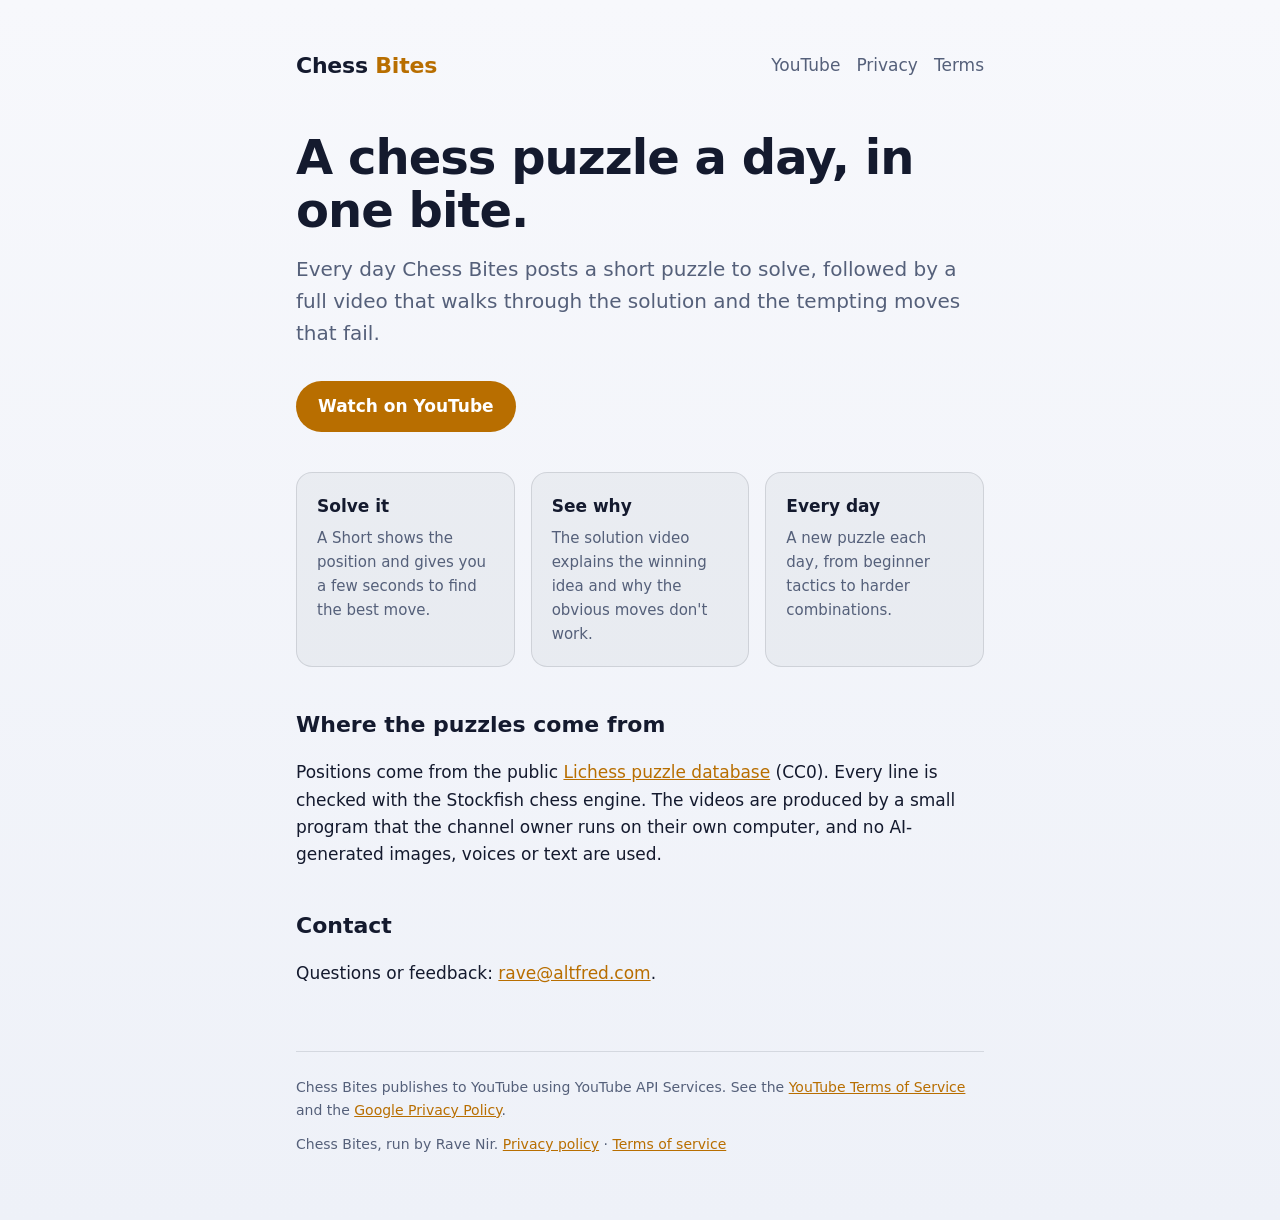
<file: index.html>
<!doctype html>
<html lang="en">
  <head>
    <meta charset="utf-8" />
    <meta name="viewport" content="width=device-width, initial-scale=1" />
    <title>Chess Bites</title>
    <meta name="description" content="A new chess puzzle every day on YouTube: a short to solve, then a full video with the solution." />
    <link rel="icon" href="data:image/svg+xml,%3Csvg xmlns='http://www.w3.org/2000/svg' viewBox='0 0 100 100'%3E%3Ctext y='.9em' font-size='90'%3E%E2%99%9F%3C/text%3E%3C/svg%3E" />
    <link rel="stylesheet" href="style.css" />
  </head>
  <body>
    <main>
      <header>
        <a class="wordmark" href="/">Chess <span>Bites</span></a>
        <nav><a href="https://www.youtube.com/@chessbites-ii3jr">YouTube</a><a href="/privacy">Privacy</a><a href="/terms">Terms</a></nav>
      </header>

      <h1>A chess puzzle a day, in one bite.</h1>
      <p class="lead">Every day Chess Bites posts a short puzzle to solve, followed by a full video that walks through the solution and the tempting moves that fail.</p>
      <a class="button" href="https://www.youtube.com/@chessbites-ii3jr">Watch on YouTube</a>

      <div class="cards">
        <div class="card">
          <h3>Solve it</h3>
          <p>A Short shows the position and gives you a few seconds to find the best move.</p>
        </div>
        <div class="card">
          <h3>See why</h3>
          <p>The solution video explains the winning idea and why the obvious moves don't work.</p>
        </div>
        <div class="card">
          <h3>Every day</h3>
          <p>A new puzzle each day, from beginner tactics to harder combinations.</p>
        </div>
      </div>

      <h2>Where the puzzles come from</h2>
      <p>Positions come from the public <a href="https://database.lichess.org/#puzzles">Lichess puzzle database</a> (CC0). Every line is checked with the Stockfish chess engine. The videos are produced by a small program that the channel owner runs on their own computer, and no AI-generated images, voices or text are used.</p>

      <h2>Contact</h2>
      <p>Questions or feedback: <a href="mailto:rave@altfred.com">rave@altfred.com</a>.</p>

      <footer>
        <p class="yt-note">Chess Bites publishes to YouTube using YouTube API Services. See the <a href="https://www.youtube.com/t/terms">YouTube Terms of Service</a> and the <a href="https://policies.google.com/privacy">Google Privacy Policy</a>.</p>
        Chess Bites, run by Rave Nir. <a href="/privacy">Privacy policy</a> · <a href="/terms">Terms of service</a>
      </footer>
    </main>
  </body>
</html>
</file>
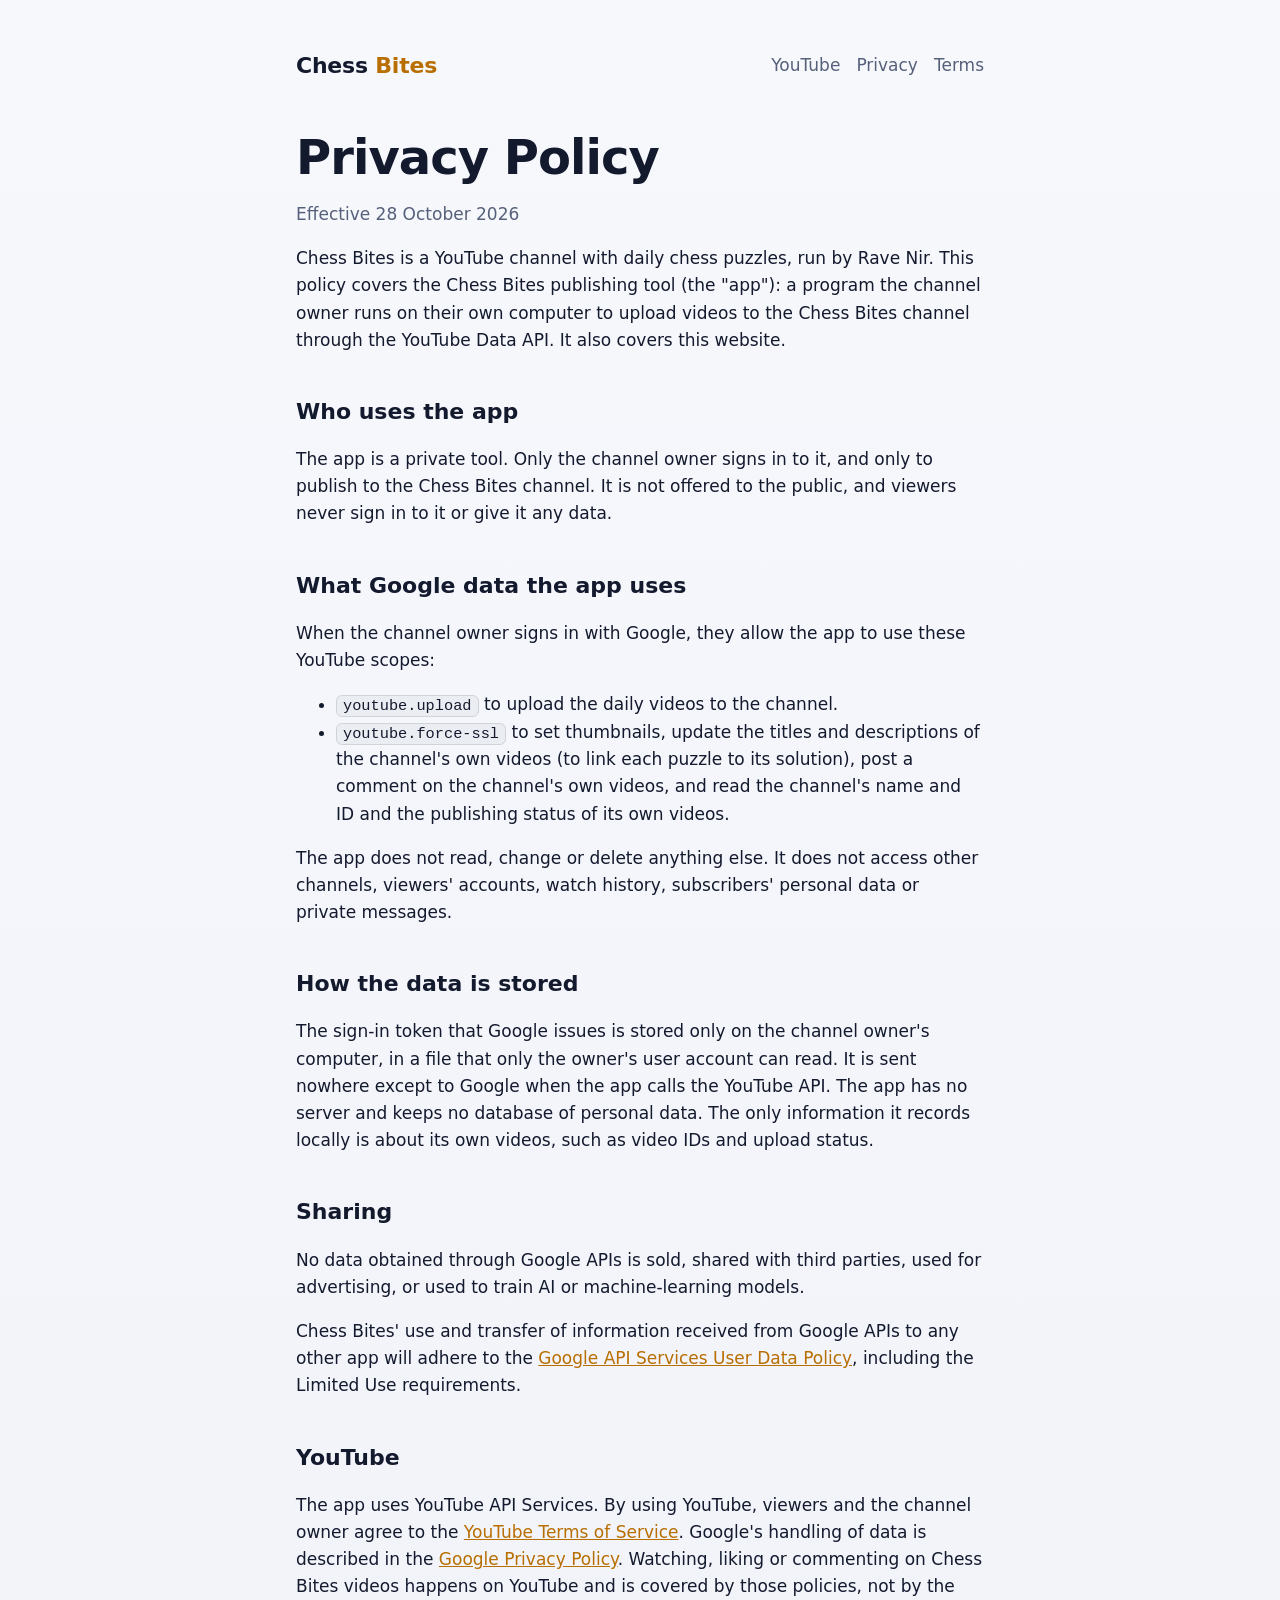
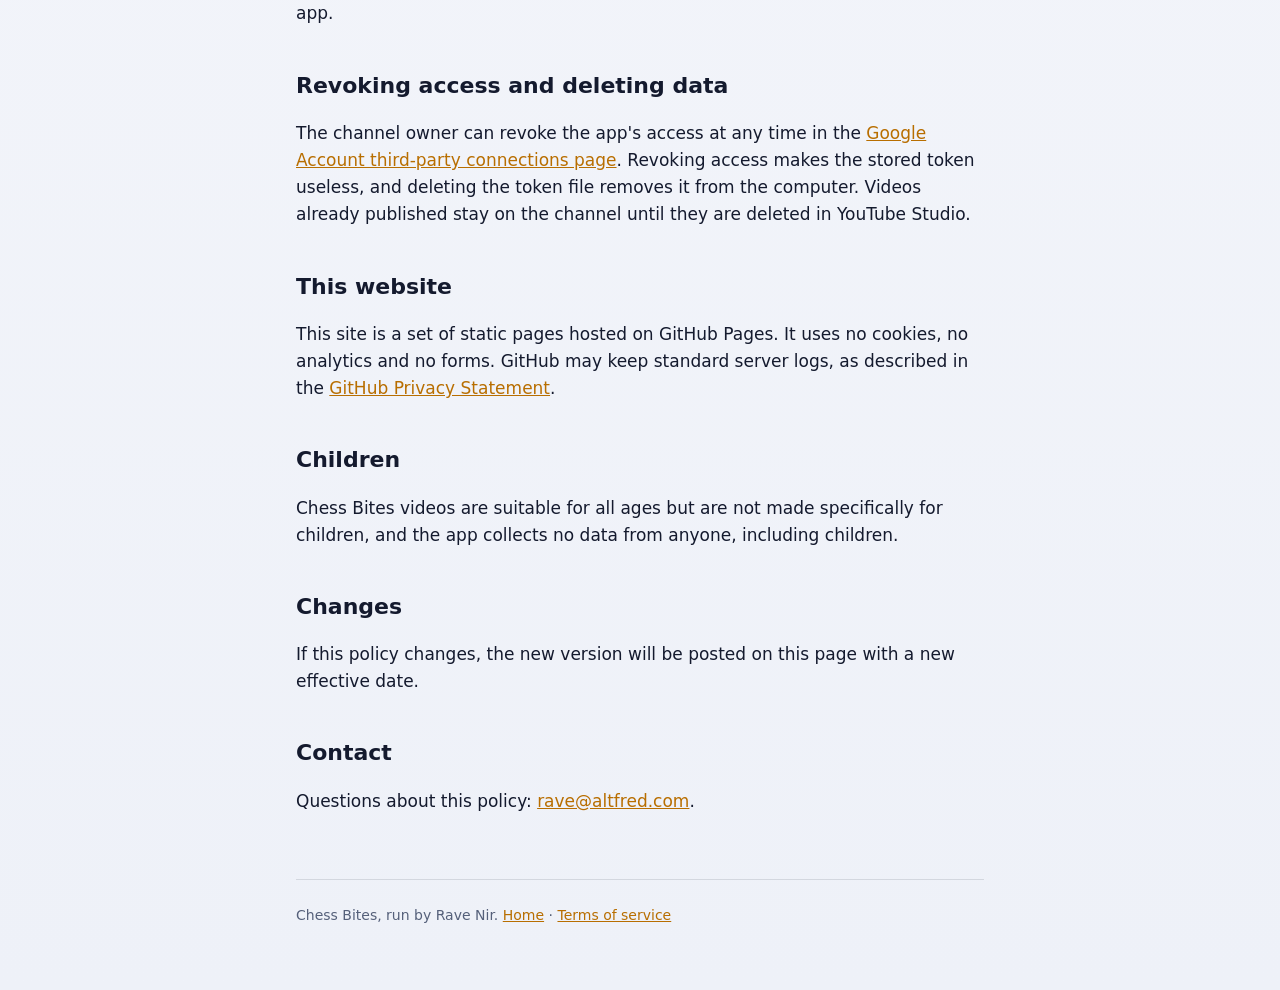
<file: privacy.html>
<!doctype html>
<html lang="en">
  <head>
    <meta charset="utf-8" />
    <meta name="viewport" content="width=device-width, initial-scale=1" />
    <title>Privacy Policy - Chess Bites</title>
    <meta name="description" content="How the Chess Bites publishing tool uses Google and YouTube data." />
    <link rel="icon" href="data:image/svg+xml,%3Csvg xmlns='http://www.w3.org/2000/svg' viewBox='0 0 100 100'%3E%3Ctext y='.9em' font-size='90'%3E%E2%99%9F%3C/text%3E%3C/svg%3E" />
    <link rel="stylesheet" href="style.css" />
  </head>
  <body>
    <main>
      <header>
        <a class="wordmark" href="/">Chess <span>Bites</span></a>
        <nav><a href="https://www.youtube.com/@chessbites-ii3jr">YouTube</a><a href="/privacy">Privacy</a><a href="/terms">Terms</a></nav>
      </header>

      <h1>Privacy Policy</h1>
      <p class="muted">Effective 28 October 2026</p>

      <p>Chess Bites is a YouTube channel with daily chess puzzles, run by Rave Nir. This policy covers the Chess Bites publishing tool (the "app"): a program the channel owner runs on their own computer to upload videos to the Chess Bites channel through the YouTube Data API. It also covers this website.</p>

      <h2>Who uses the app</h2>
      <p>The app is a private tool. Only the channel owner signs in to it, and only to publish to the Chess Bites channel. It is not offered to the public, and viewers never sign in to it or give it any data.</p>

      <h2>What Google data the app uses</h2>
      <p>When the channel owner signs in with Google, they allow the app to use these YouTube scopes:</p>
      <ul>
        <li><code>youtube.upload</code> to upload the daily videos to the channel.</li>
        <li><code>youtube.force-ssl</code> to set thumbnails, update the titles and descriptions of the channel's own videos (to link each puzzle to its solution), post a comment on the channel's own videos, and read the channel's name and ID and the publishing status of its own videos.</li>
      </ul>
      <p>The app does not read, change or delete anything else. It does not access other channels, viewers' accounts, watch history, subscribers' personal data or private messages.</p>

      <h2>How the data is stored</h2>
      <p>The sign-in token that Google issues is stored only on the channel owner's computer, in a file that only the owner's user account can read. It is sent nowhere except to Google when the app calls the YouTube API. The app has no server and keeps no database of personal data. The only information it records locally is about its own videos, such as video IDs and upload status.</p>

      <h2>Sharing</h2>
      <p>No data obtained through Google APIs is sold, shared with third parties, used for advertising, or used to train AI or machine-learning models.</p>
      <p>Chess Bites' use and transfer of information received from Google APIs to any other app will adhere to the <a href="https://developers.google.com/terms/api-services-user-data-policy">Google API Services User Data Policy</a>, including the Limited Use requirements.</p>

      <h2>YouTube</h2>
      <p>The app uses YouTube API Services. By using YouTube, viewers and the channel owner agree to the <a href="https://www.youtube.com/t/terms">YouTube Terms of Service</a>. Google's handling of data is described in the <a href="https://policies.google.com/privacy">Google Privacy Policy</a>. Watching, liking or commenting on Chess Bites videos happens on YouTube and is covered by those policies, not by the app.</p>

      <h2>Revoking access and deleting data</h2>
      <p>The channel owner can revoke the app's access at any time in the <a href="https://myaccount.google.com/connections">Google Account third-party connections page</a>. Revoking access makes the stored token useless, and deleting the token file removes it from the computer. Videos already published stay on the channel until they are deleted in YouTube Studio.</p>

      <h2>This website</h2>
      <p>This site is a set of static pages hosted on GitHub Pages. It uses no cookies, no analytics and no forms. GitHub may keep standard server logs, as described in the <a href="https://docs.github.com/en/site-policy/privacy-policies/github-general-privacy-statement">GitHub Privacy Statement</a>.</p>

      <h2>Children</h2>
      <p>Chess Bites videos are suitable for all ages but are not made specifically for children, and the app collects no data from anyone, including children.</p>

      <h2>Changes</h2>
      <p>If this policy changes, the new version will be posted on this page with a new effective date.</p>

      <h2>Contact</h2>
      <p>Questions about this policy: <a href="mailto:rave@altfred.com">rave@altfred.com</a>.</p>

      <footer>
        Chess Bites, run by Rave Nir. <a href="/">Home</a> · <a href="/terms">Terms of service</a>
      </footer>
    </main>
  </body>
</html>
</file>
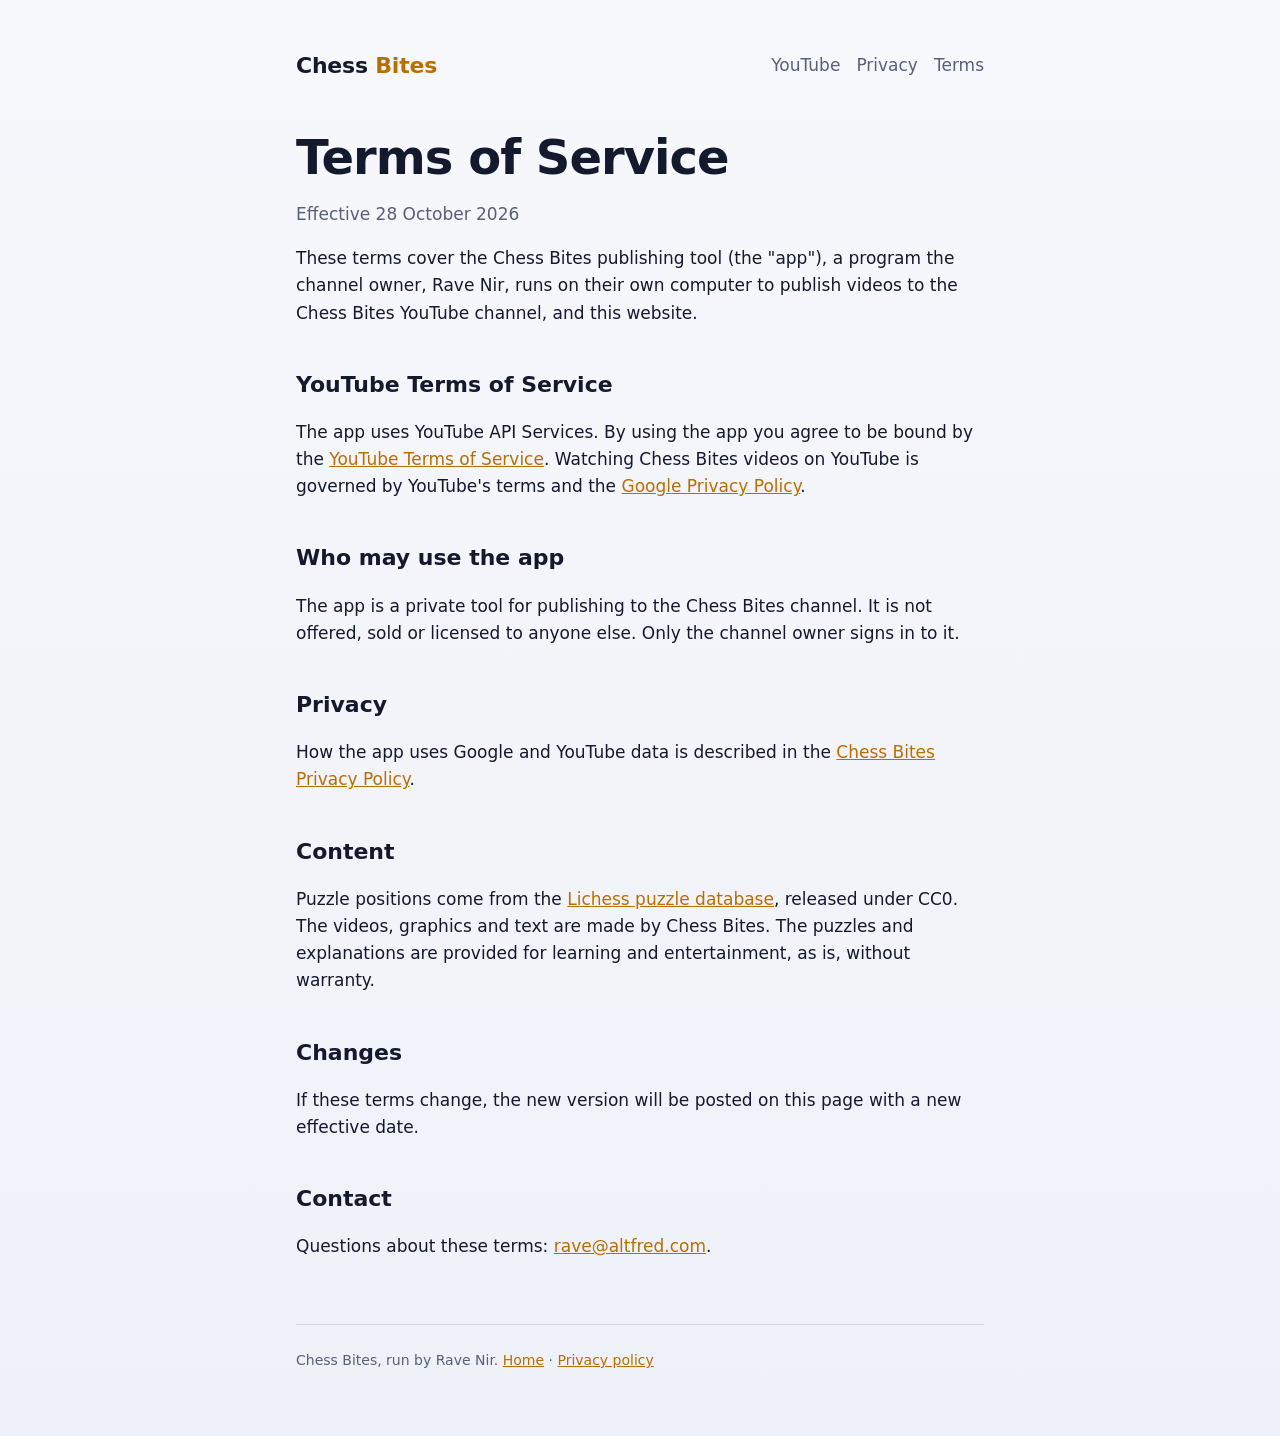
<file: terms.html>
<!doctype html>
<html lang="en">
  <head>
    <meta charset="utf-8" />
    <meta name="viewport" content="width=device-width, initial-scale=1" />
    <title>Terms of Service - Chess Bites</title>
    <meta name="description" content="Terms for the Chess Bites publishing tool and website." />
    <link rel="icon" href="data:image/svg+xml,%3Csvg xmlns='http://www.w3.org/2000/svg' viewBox='0 0 100 100'%3E%3Ctext y='.9em' font-size='90'%3E%E2%99%9F%3C/text%3E%3C/svg%3E" />
    <link rel="stylesheet" href="style.css" />
  </head>
  <body>
    <main>
      <header>
        <a class="wordmark" href="/">Chess <span>Bites</span></a>
        <nav><a href="https://www.youtube.com/@chessbites-ii3jr">YouTube</a><a href="/privacy">Privacy</a><a href="/terms">Terms</a></nav>
      </header>

      <h1>Terms of Service</h1>
      <p class="muted">Effective 28 October 2026</p>

      <p>These terms cover the Chess Bites publishing tool (the "app"), a program the channel owner, Rave Nir, runs on their own computer to publish videos to the Chess Bites YouTube channel, and this website.</p>

      <h2>YouTube Terms of Service</h2>
      <p>The app uses YouTube API Services. By using the app you agree to be bound by the <a href="https://www.youtube.com/t/terms">YouTube Terms of Service</a>. Watching Chess Bites videos on YouTube is governed by YouTube's terms and the <a href="https://policies.google.com/privacy">Google Privacy Policy</a>.</p>

      <h2>Who may use the app</h2>
      <p>The app is a private tool for publishing to the Chess Bites channel. It is not offered, sold or licensed to anyone else. Only the channel owner signs in to it.</p>

      <h2>Privacy</h2>
      <p>How the app uses Google and YouTube data is described in the <a href="/privacy">Chess Bites Privacy Policy</a>.</p>

      <h2>Content</h2>
      <p>Puzzle positions come from the <a href="https://database.lichess.org/#puzzles">Lichess puzzle database</a>, released under CC0. The videos, graphics and text are made by Chess Bites. The puzzles and explanations are provided for learning and entertainment, as is, without warranty.</p>

      <h2>Changes</h2>
      <p>If these terms change, the new version will be posted on this page with a new effective date.</p>

      <h2>Contact</h2>
      <p>Questions about these terms: <a href="mailto:rave@altfred.com">rave@altfred.com</a>.</p>

      <footer>
        Chess Bites, run by Rave Nir. <a href="/">Home</a> · <a href="/privacy">Privacy policy</a>
      </footer>
    </main>
  </body>
</html>
</file>
<file: style.css>
:root {
  --bg: #0b1020;
  --bg2: #1b2340;
  --text: #f4f6fb;
  --muted: #9aa4bf;
  --accent: #ffb84c;
  --on-accent: #1b1306;
  --panel: rgba(255, 255, 255, 0.05);
  --border: rgba(255, 255, 255, 0.1);
}

@media (prefers-color-scheme: light) {
  :root {
    --bg: #f7f8fc;
    --bg2: #eef1f8;
    --text: #141a2e;
    --muted: #55607a;
    --accent: #b86e00;
    --on-accent: #ffffff;
    --panel: rgba(20, 26, 46, 0.04);
    --border: rgba(20, 26, 46, 0.12);
  }
}

* {
  box-sizing: border-box;
}

html {
  background: var(--bg);
}

body {
  margin: 0;
  min-height: 100vh;
  background: linear-gradient(180deg, var(--bg) 0%, var(--bg2) 100%);
  color: var(--text);
  font: 17px/1.6 Inter, system-ui, -apple-system, 'Segoe UI', Roboto, sans-serif;
}

main {
  max-width: 720px;
  margin: 0 auto;
  padding: 48px 16px 64px;
}

header {
  display: flex;
  align-items: center;
  justify-content: space-between;
  gap: 16px;
  margin-bottom: 48px;
}

.wordmark {
  font-weight: 800;
  font-size: 22px;
  letter-spacing: -0.01em;
  color: var(--text);
  text-decoration: none;
}

.wordmark span {
  color: var(--accent);
}

nav a {
  color: var(--muted);
  text-decoration: none;
  margin-left: 16px;
}

nav a:hover {
  color: var(--text);
}

h1 {
  font-size: clamp(32px, 7vw, 48px);
  line-height: 1.1;
  letter-spacing: -0.02em;
  margin: 0 0 16px;
}

h2 {
  font-size: 22px;
  margin: 40px 0 8px;
}

p,
li {
  color: var(--text);
}

.lead {
  font-size: 20px;
  color: var(--muted);
  margin: 0 0 32px;
}

.muted {
  color: var(--muted);
}

a {
  color: var(--accent);
}

.button {
  display: inline-block;
  background: var(--accent);
  color: var(--on-accent);
  font-weight: 700;
  padding: 12px 22px;
  border-radius: 999px;
  text-decoration: none;
}

.cards {
  display: grid;
  grid-template-columns: repeat(auto-fit, minmax(200px, 1fr));
  gap: 16px;
  margin: 40px 0;
}

.card {
  background: var(--panel);
  border: 1px solid var(--border);
  border-radius: 16px;
  padding: 20px;
}

.card h3 {
  margin: 0 0 6px;
  font-size: 17px;
}

.card p {
  margin: 0;
  color: var(--muted);
  font-size: 15px;
}

code {
  font-size: 0.9em;
  background: var(--panel);
  border: 1px solid var(--border);
  border-radius: 6px;
  padding: 1px 6px;
  word-break: break-all;
}

footer {
  margin-top: 64px;
  padding-top: 24px;
  border-top: 1px solid var(--border);
  color: var(--muted);
  font-size: 14px;
}

footer .yt-note {
  color: var(--muted);
  margin: 0 0 12px;
}
</file>
